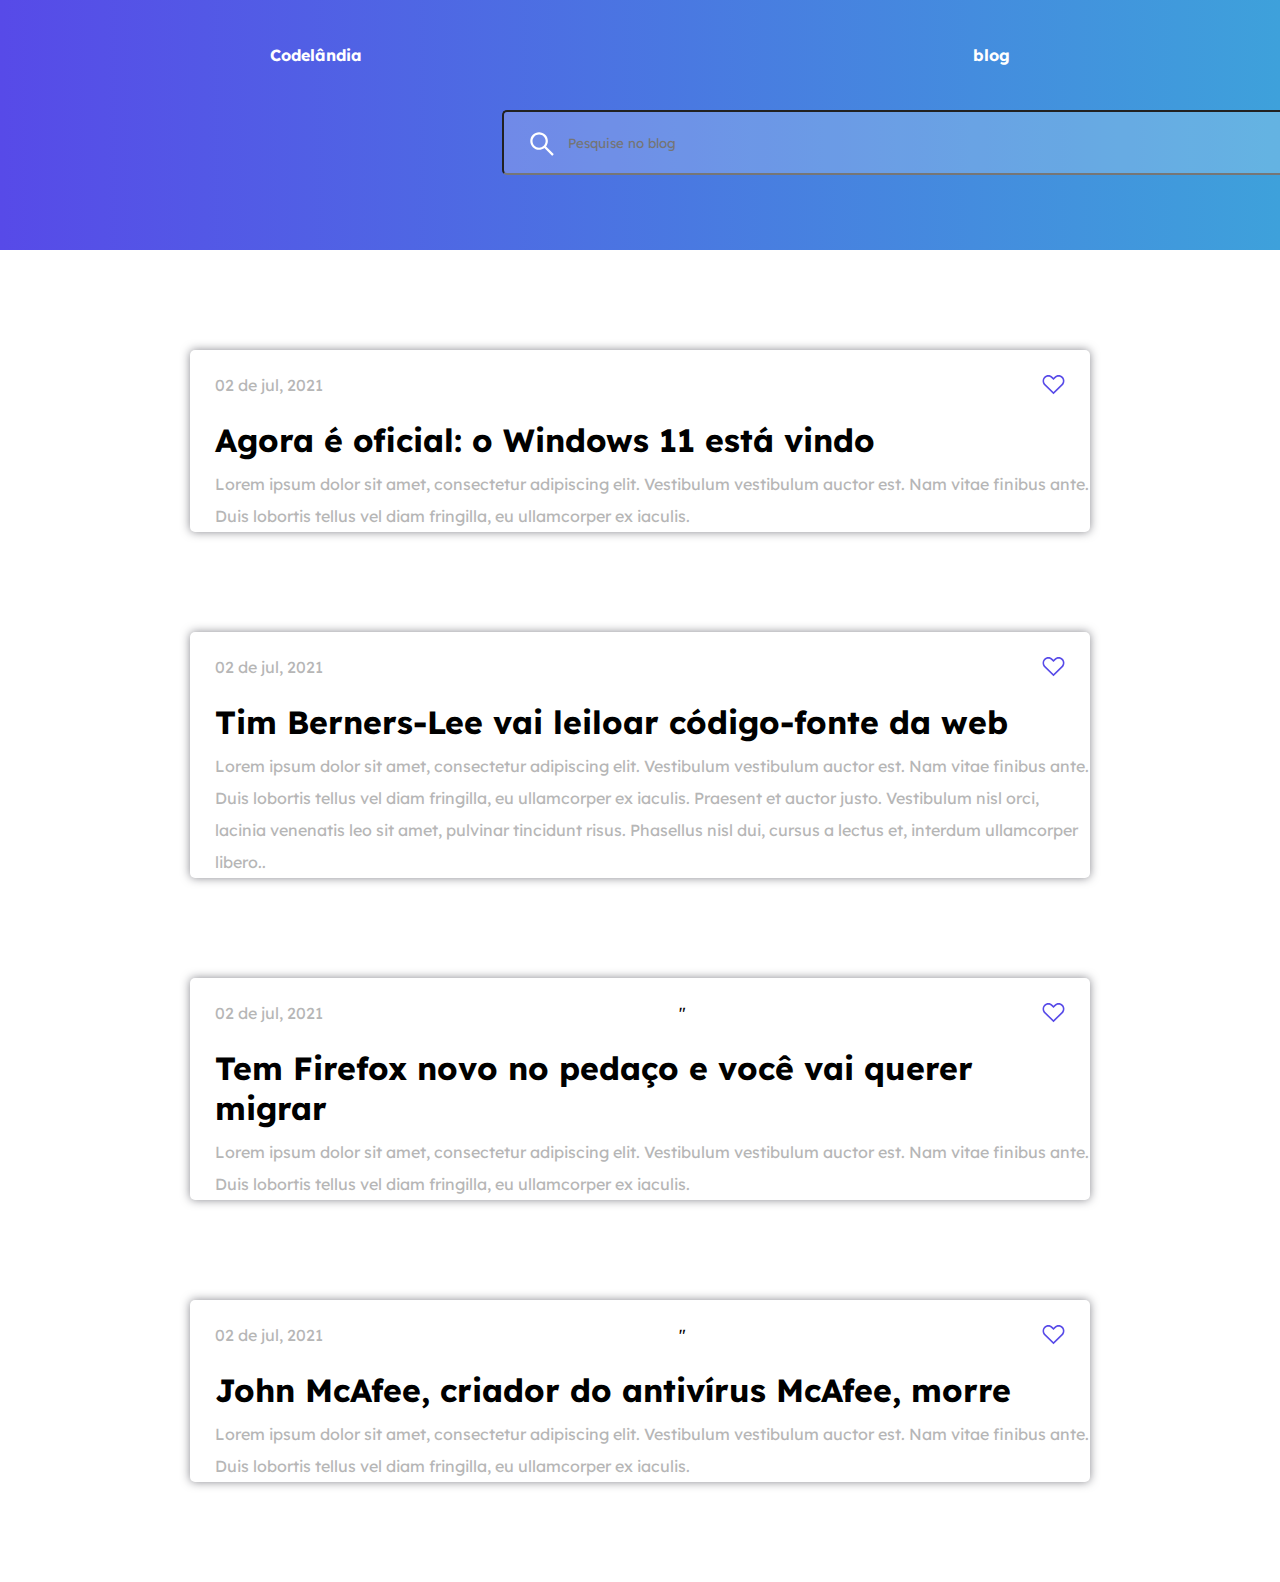
<file: index.html>
<!DOCTYPE html>
<html lang="en">

<head>
    <meta charset="UTF-8">
    <meta http-equiv="X-UA-Compatible" content="IE=edge">
    <meta name="viewport" content="width=device-width, initial-scale=1.0">
    <link rel="preconnect" href="https://fonts.googleapis.com">
    <link rel="preconnect" href="https://fonts.gstatic.com" crossorigin>
    <link
        href="https://fonts.googleapis.com/css2?family=Barlow+Condensed:wght@300;400;500&family=Lexend+Deca&display=swap"
        rel="stylesheet">
    <link rel="stylesheet" href="sytles.css">
    <title>Desafio 01 Yuri Code</title>
</head>

<header>
    <nav class="cabecalho container">
        <h4>Codelândia</h4>
        <h4>blog</h4>
    </nav>
    <div class="btn-buscar container">
        <input type="text" name="" id="txtbusca" placeholder="Pesquise no blog">
    </div>
    <div class="img-busca container">
        <img src="/img/search.svg" alt="search">
    </div>

</header>

<body>
    <section class="box-1">
        <div class="item-1">
            <div class="date">02 de jul, 2021</div>
            <img class="" src="/img/heart.svg" alt="coracao">
        </div>
        <div class="post">
            <h1>Agora é oficial: o Windows 11 está vindo</h1>
            <p>Lorem ipsum dolor sit amet, consectetur adipiscing elit. Vestibulum vestibulum auctor est. Nam vitae
                finibus ante. Duis lobortis tellus vel diam fringilla, eu ullamcorper ex iaculis.</p>
        </div>
        </div>
    </section>

    <section class="box-1">
        <div class="item-1">
            <div class="date"> 02 de jul, 2021 </div>
            <img class="" src="/img/heart.svg" alt="coracao">
        </div>
        <div class="post">
            <h1>Tim Berners-Lee vai leiloar código-fonte da web</h1>
            <p>Lorem ipsum dolor sit amet, consectetur adipiscing elit. Vestibulum vestibulum auctor est. Nam vitae
                finibus ante. Duis lobortis tellus vel diam fringilla, eu ullamcorper ex iaculis. Praesent et auctor
                justo. Vestibulum nisl orci, lacinia venenatis leo sit amet, pulvinar tincidunt risus. Phasellus nisl
                dui, cursus a lectus et, interdum ullamcorper libero..</p>
        </div>
        </div>
    </section>

    <section class="box-1">
        <div class="item-1">
            <div class="date"> 02 de jul, 2021
            </div>"
            <img class="" src="/img/heart.svg" alt="coracao">
        </div>
        <div class="post">
            <h1>Tem Firefox novo no pedaço e você vai querer migrar</h1>
            <p>Lorem ipsum dolor sit amet, consectetur adipiscing elit. Vestibulum vestibulum auctor est. Nam vitae
                finibus ante. Duis lobortis tellus vel diam fringilla, eu ullamcorper ex iaculis.</p>
        </div>
        </div>
    </section>

    <section class="box-1">
        <div class="item-1">
            <div class="date"> 02 de jul, 2021
            </div>"
            <img class="" src="/img/heart.svg" alt="coracao">
        </div>
        <div class="post-final">
            <h1>John McAfee, criador do antivírus McAfee, morre</h1>
            <p>Lorem ipsum dolor sit amet, consectetur adipiscing elit. Vestibulum vestibulum auctor est. Nam vitae
                finibus ante. Duis lobortis tellus vel diam fringilla, eu ullamcorper ex iaculis.</p>
            </p>
        </div>
        </div>
    </section>






</body>

</html>
</file>
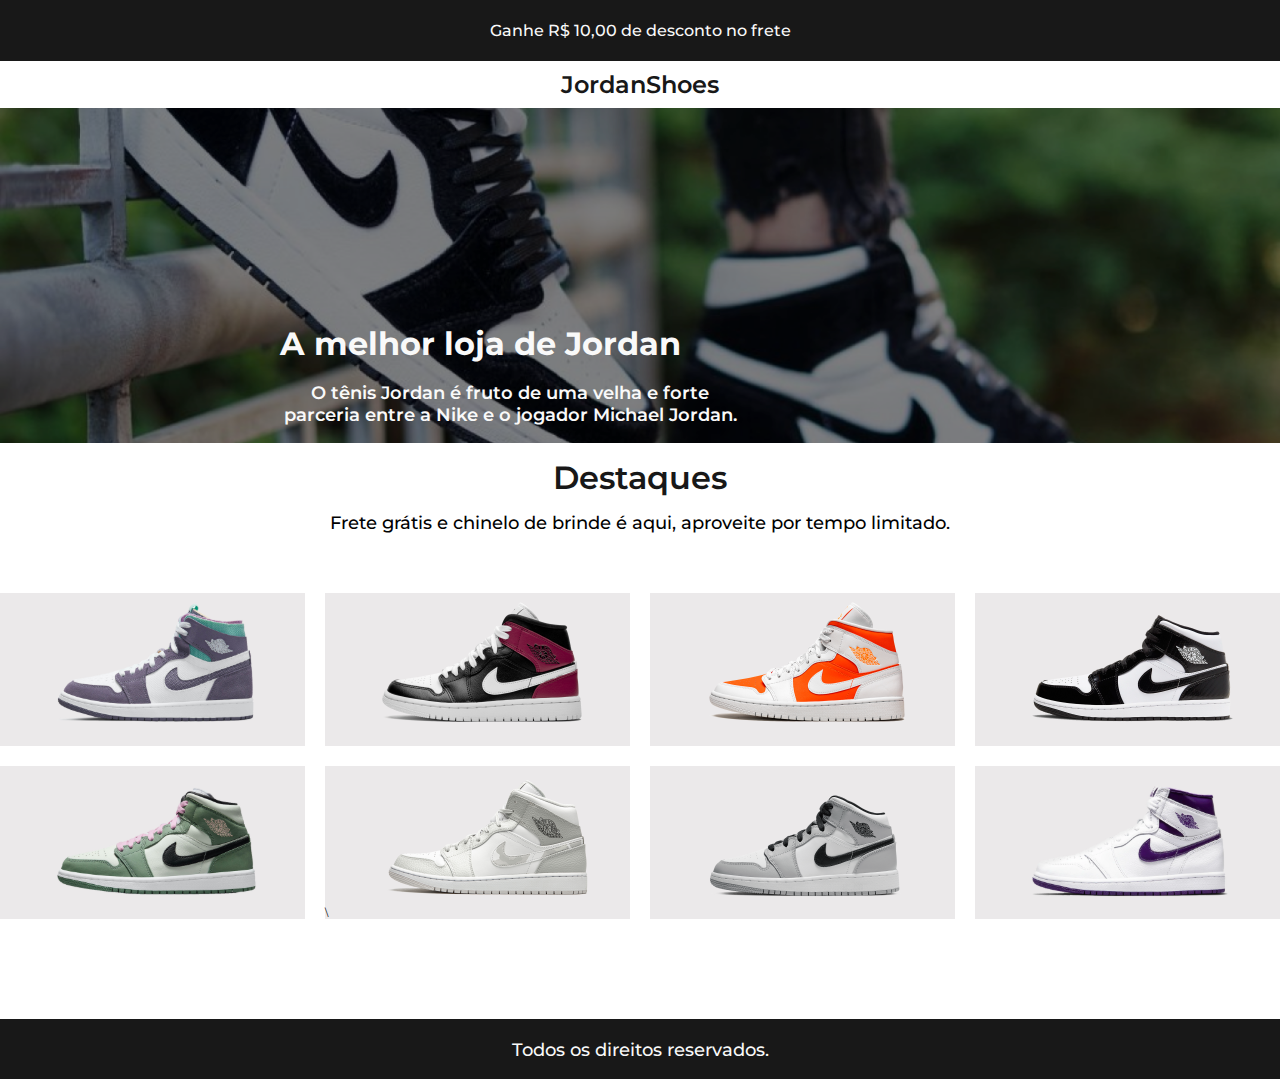
<file: Desafio02/index.html>
<!DOCTYPE html>
<html lang="en">

<head>
  <meta charset="UTF-8">
  <meta http-equiv="X-UA-Compatible" content="IE=edge">
  <meta name="viewport" content="width=device-width, initial-scale=1.0">
  <link rel="preconnect" href="https://fonts.googleapis.com">
  <link rel="preconnect" href="https://fonts.gstatic.com" crossorigin>
  <link href="https://fonts.googleapis.com/css2?family=Montserrat:wght@500;600&display=swap" rel="stylesheet">
  <link rel="stylesheet" href="/Desafio02/sytle.css">
  <title>Jordan Shoes</title>
</head>

<body>
  <header class="container">
    <p>Ganhe R$ 10,00 de desconto no frete</p>
  </header>
  <div class="container">
    <div class="home">
      <p>JordanShoes</p>
      <img src="/Desafio02/assets/Mask_Group.png" alt="banner-background">
    </div>
    <div class="home-text">
    <h1>A melhor loja de Jordan</h1>
    <p>O tênis Jordan é fruto de uma velha e forte parceria entre a Nike e o jogador Michael Jordan.</p>
  </div>
</div>
<section>
  <div class="container">
    <div class="text-highlights">
    <h2>Destaques</h2>
    <p>Frete grátis e chinelo de brinde é aqui, aproveite por tempo limitado.</p>
   </div>
  </div>
</section>
<section>
  <div class="container-product">
    <div class="grid-container">
      <div class="grid-item">
        <img src="/Desafio02/assets/air-jordan-1-high-zoom-cmft-tropical-twist-1-400.svg" alt="">
      </div>
      <div class="grid-item">
        <img src="/Desafio02/assets/air-jordan-1-mid-black-noble-red-w-1-1000.svg" alt="">
      </div>
      <div class="grid-item">
        <img src="/Desafio02/assets/air-jordan-1-mid-bright-citrus-1-1000 1.svg" alt="">
      </div>
      <div class="grid-item">
        <img src="/Desafio02/assets/air-jordan-1-mid-carbon-fiber-1-1000 1.svg" alt="">
      </div>
      <div class="grid-item">
        <img src="/Desafio02/assets/air-jordan-1-mid-dutch-green-1-400.svg" alt="">
      </div>
      <div class="grid-item">\
        <img src="/Desafio02/assets/air-jordan-1-mid-grey-camo-1-1000 1.svg" alt="">
      </div>
      <div class="grid-item">
        <img src="/Desafio02/assets/air-jordan-1-mid-light-smoke-grey-gs-1-1000.svg" alt="">
      </div>
      <div class="grid-item">
        <img src="/Desafio02/assets/air-jordan-1-retro-high-court-purple-w-1-400.svg" alt="">
      </div>
    </div>
  </div>
</section>
<footer>
  <p>Todos os direitos reservados.</p>
</footer>
</body>

</html>
</file>
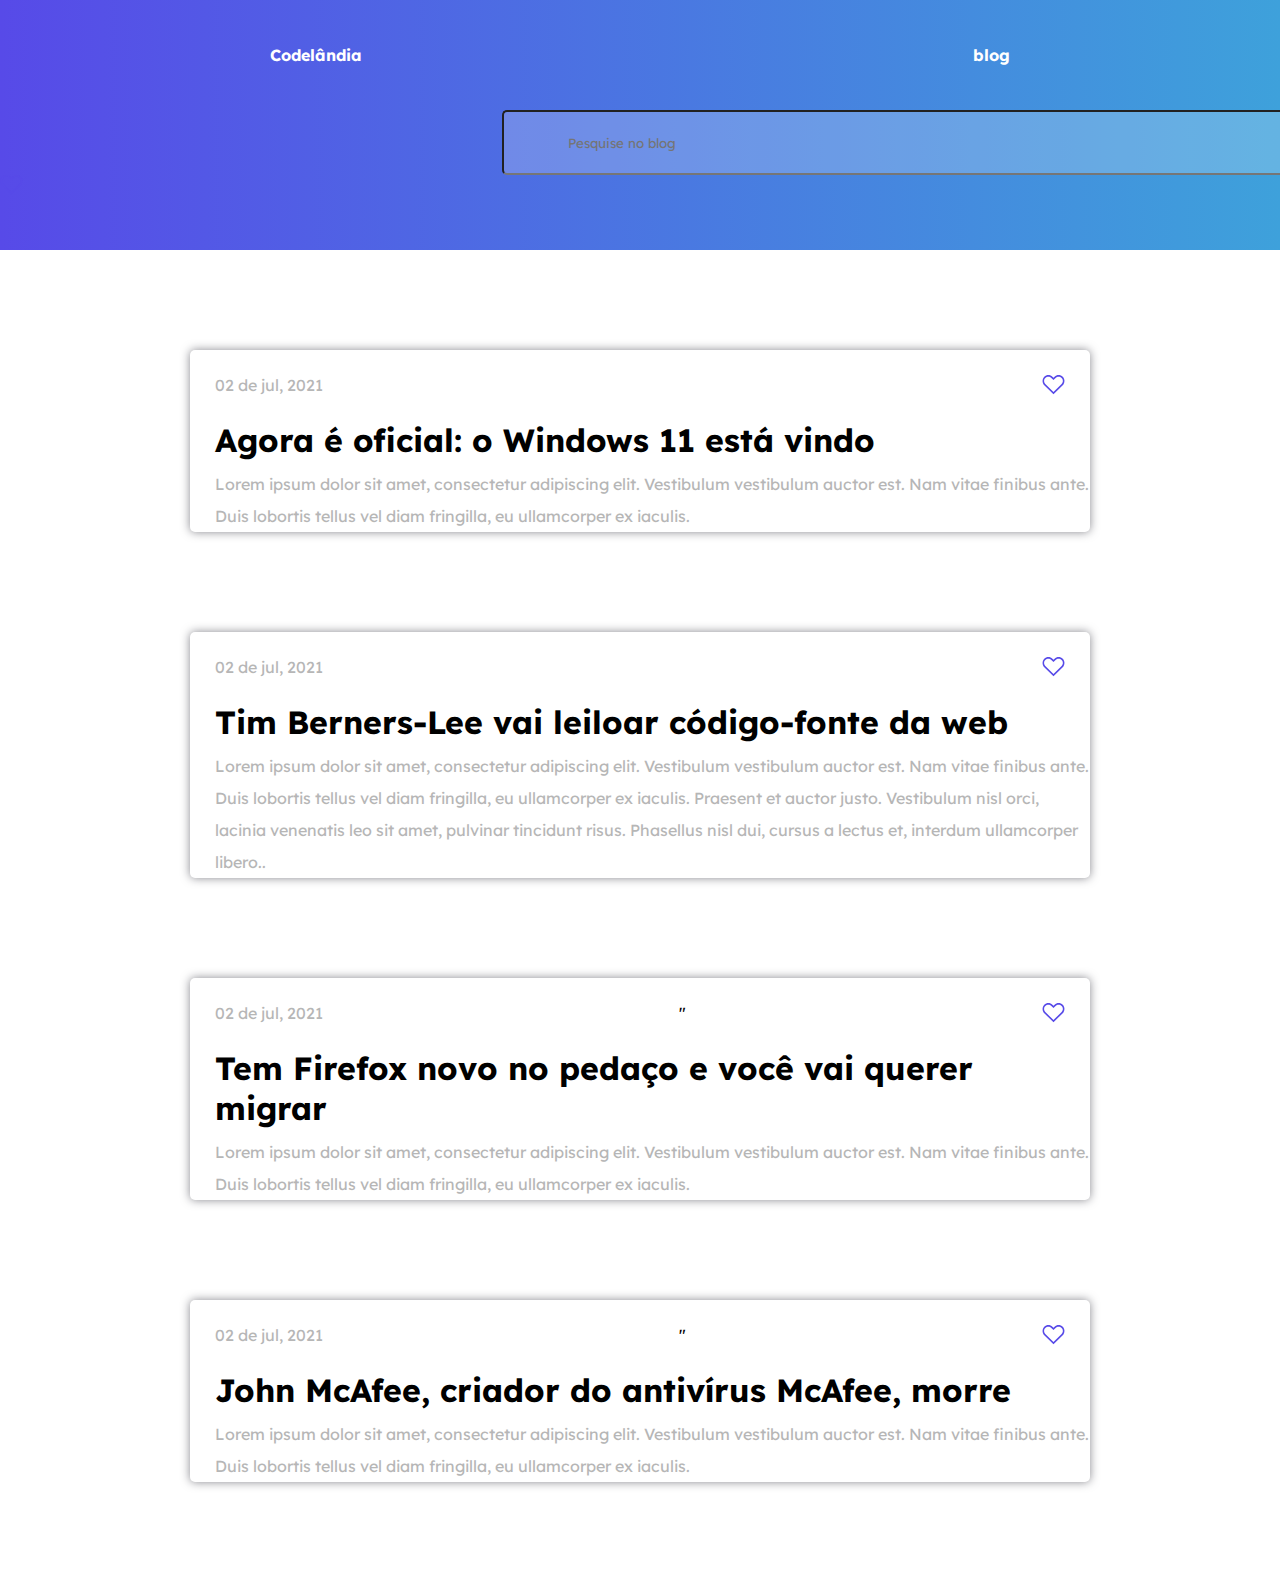
<file: Desafio1/index.html>
<!DOCTYPE html>
<html lang="en">

<head>
    <meta charset="UTF-8">
    <meta http-equiv="X-UA-Compatible" content="IE=edge">
    <meta name="viewport" content="width=device-width, initial-scale=1.0">
    <link rel="preconnect" href="https://fonts.googleapis.com">
    <link rel="preconnect" href="https://fonts.gstatic.com" crossorigin>
    <link
        href="https://fonts.googleapis.com/css2?family=Barlow+Condensed:wght@300;400;500&family=Lexend+Deca&display=swap"
        rel="stylesheet">
    <link rel="stylesheet" href="sytles.css">
    <title>Desafio 01 Yuri Code</title>
</head>

<header>
    <nav class="cabecalho container">
        <h4>Codelândia</h4>
        <h4>blog</h4>
    </nav>
    <div class="btn-buscar container">
        <input type="text" name="" id="txtbusca" placeholder="Pesquise no blog">
    </div>
    <div class="img-busca container">
        <svg width="23" height="20" viewBox="0 0 23 20" fill="black"  xmlns="http://www.w3.org/2000/svg">
            <path d="M22.25 4.46875C22.1239 3.9753 21.9293 3.50194 21.6718 3.0625C21.4245 2.60536 21.1083 2.18902 20.7343 1.82812C20.1921 1.28771 19.55 0.857859 18.8437 0.562499C17.4221 -0.020955 15.8278 -0.020955 14.4062 0.562499C13.7386 0.845059 13.1253 1.2416 12.5937 1.73437L12.5156 1.82812L11.5 2.84375L10.4843 1.82812L10.4062 1.73437C9.87456 1.2416 9.26125 0.845059 8.5937 0.562499C7.17207 -0.020955 5.57783 -0.020955 4.1562 0.562499C3.44992 0.857859 2.80781 1.28771 2.26558 1.82812C1.52396 2.54973 0.998968 3.4644 0.749951 4.46875C0.617474 4.97878 0.554405 5.50435 0.562451 6.03125C0.562451 6.52656 0.624951 7.02031 0.749951 7.5C0.880941 7.98444 1.0698 8.45135 1.31245 8.89062C1.57451 9.3422 1.89498 9.75724 2.26558 10.125L11.5 19.3594L20.7343 10.125C21.1046 9.76094 21.4218 9.34375 21.6718 8.89062C22.1793 8.0236 22.4438 7.03585 22.4375 6.03125C22.4456 5.50435 22.3825 4.97877 22.25 4.46875ZM20.6875 7.01562C20.5003 7.72956 20.1285 8.38163 19.6093 8.90625L11.4687 17.0312L3.32808 8.90625C3.0628 8.63909 2.83185 8.33991 2.64058 8.01562C2.46059 7.69481 2.31899 7.35392 2.2187 7C2.13864 6.64612 2.09673 6.28468 2.0937 5.92187C2.09582 5.54869 2.13772 5.1768 2.2187 4.8125C2.31605 4.45756 2.45779 4.11632 2.64058 3.79687C2.82808 3.46875 3.05933 3.17187 3.32808 2.90625C3.72948 2.51022 4.20104 2.19232 4.7187 1.96875C5.76185 1.55144 6.92555 1.55144 7.9687 1.96875C8.48433 2.18281 8.94995 2.49687 9.3437 2.89062L11.4687 5.03125L13.5937 2.89062C13.9872 2.49618 14.4544 2.18294 14.9687 1.96875C16.0118 1.55144 17.1756 1.55144 18.2187 1.96875C18.7359 2.19219 19.2078 2.51094 19.6093 2.90625C19.8812 3.16406 20.1093 3.46406 20.2812 3.79687C20.6431 4.4351 20.8316 5.15694 20.8281 5.89062C20.8493 6.26816 20.8178 6.64681 20.7343 7.01562H20.6875Z" fill="#574AE8"/>
            </svg>
    </div>

</header>

<body>
    <section class="box-1">
        <div class="item-1">
            <div class="date">02 de jul, 2021</div>
            <img class="" src="/Desafio1/img/heart.svg" alt="coracao">
        </div>
        <div class="post">
            <h1>Agora é oficial: o Windows 11 está vindo</h1>
            <p>Lorem ipsum dolor sit amet, consectetur adipiscing elit. Vestibulum vestibulum auctor est. Nam vitae
                finibus ante. Duis lobortis tellus vel diam fringilla, eu ullamcorper ex iaculis.</p>
        </div>
        </div>
    </section>

    <section class="box-1">
        <div class="item-1">
            <div class="date"> 02 de jul, 2021 </div>
            <img class="" src="/Desafio1/img/heart.svg" alt="coracao">
        </div>
        <div class="post">
            <h1>Tim Berners-Lee vai leiloar código-fonte da web</h1>
            <p>Lorem ipsum dolor sit amet, consectetur adipiscing elit. Vestibulum vestibulum auctor est. Nam vitae
                finibus ante. Duis lobortis tellus vel diam fringilla, eu ullamcorper ex iaculis. Praesent et auctor
                justo. Vestibulum nisl orci, lacinia venenatis leo sit amet, pulvinar tincidunt risus. Phasellus nisl
                dui, cursus a lectus et, interdum ullamcorper libero..</p>
        </div>
        </div>
    </section>

    <section class="box-1">
        <div class="item-1">
            <div class="date"> 02 de jul, 2021
            </div>"
            <img class="" src="/Desafio1/img/heart.svg" alt="coracao">
        </div>
        <div class="post">
            <h1>Tem Firefox novo no pedaço e você vai querer migrar</h1>
            <p>Lorem ipsum dolor sit amet, consectetur adipiscing elit. Vestibulum vestibulum auctor est. Nam vitae
                finibus ante. Duis lobortis tellus vel diam fringilla, eu ullamcorper ex iaculis.</p>
        </div>
        </div>
    </section>

    <section class="box-1">
        <div class="item-1">
            <div class="date"> 02 de jul, 2021
            </div>"
            <img class="" src="/Desafio1/img/heart.svg"  alt="coracao">
        </div>
        <div class="post-final">
            <h1>John McAfee, criador do antivírus McAfee, morre</h1>
            <p>Lorem ipsum dolor sit amet, consectetur adipiscing elit. Vestibulum vestibulum auctor est. Nam vitae
                finibus ante. Duis lobortis tellus vel diam fringilla, eu ullamcorper ex iaculis.</p>
            </p>
        </div>
        </div>
    </section>






</body>

</html>
</file>
<file: sytles.css>
:root {
  --blue: #3ea1db;
  --blue-dark: #574ae8;
  --white: #fff;
  --title: #313131;
  --text: #b6b6b6;
  --linear: linear-gradient(90deg, #574ae8 0%, #3ea1db 100%);
}

* {
  box-sizing: border-box;
  padding: 0;
  margin: 0;
  font-family: "Barlow Condensed", sans-serif;
  font-family: "Lexend Deca", sans-serif;
}


header {
  height: 250px;
  background: var(--linear) ;
}

.container { 
   max-width: 1440px;
}


.cabecalho {
  display: flex;
  justify-content: space-between;
  padding: 40px 270px;
  color: var(--white);
  size: 24px;
  line-height: 30px;
  margin: 0 auto;
}

.btn-buscar input {
  width: 900px;
  height: 65px;
  margin-left: 502px;
  background-color: rgba(255, 255, 255, 0.2);
  border-radius: 5px;
  padding-left: 64px;
  color: var(--white);
  size: 18px;
 

}

.img-busca img {
  position: absolute;
  margin-left: 530px;
  margin-top: -43px;
}

.box-1 {
  width: 900px;
  left: 270px;
  top: 350px;
  background: #ffffff;
  box-shadow: 0px 0px 10px rgba(19, 19, 31, 0.5);
  border-radius: 5px;
}

.box-1 {
  margin: 0 auto;
  margin-top: 100px;
}

.date,
.post p {
  color: var(--text);
}

.h1 {
  color: var(--title);
}

.item-1 {
  display: flex;
  justify-content: space-between;
  padding: 25px;
}

.post h1 {
  margin-left: 25px;
}

.post p {
  margin-top: 8px;
  margin-left: 25px;
  line-height: 32px;
  size: 18px;
}


.post-final h1 {
  margin-left: 25px;
}

.post-final p {
  margin-top: 8px;
  margin-left: 25px;
  line-height: 32px;
  size: 18px;
  color: var(--text);
  margin-bottom: 100px;
}
</file>
<file: Desafio02/sytle.css>
:root {
  --color-white:#F9F9F9;
  --color-white-200:#EBE9EA;
  --color-gray:#474747;
  --color-black-light:#181818;
  --color-background:#0C0C0C;

}

* {
margin: 0;
padding: 0;
box-sizing: border-box;
}

body {
 font-family: 'Montserrat', sans-serif;
} 

html {
   font-size: 62.5%; 
}

img {
  width: 100%;
}


header {
  text-align: center;
  padding: 15px;
  font-weight: 500;
  font-size: 1.6rem;
  line-height: 31px;
  color: var(--color-white);
  background-color: var(--color-black-light);
}

.container-product {
  max-width: 1440px;
  margin: 0 auto;
}


.home {
  text-align: center;
  font-size: 2.4rem;
  font-weight: 600;
  line-height: 47px;
  color: var(--color-black-light);
}

.home {
  position: relative;
}

.home img {
  filter:brightness(50%)
}

.home-text {
  position: absolute;
  top:  324px;
  left: 280px;
}

.home-text h1 {
 font-size: 3.2rem;
 font-weight: 700;
 color: var(--color-white);
}

.home-text p {
  margin-top: 19px;
  font-size: 1.8rem;
  font-weight: 600;
  color: var(--color-white);
  max-width: 460px;
}

.text-highlights h2 , p {
  text-align:center;  
}

.text-highlights h2 {
  font-size: 3.2rem;
  font-weight: 600;
  color: var(--color-black-light);
}

.text-highlights p {
  margin-top: 15px;
  margin-bottom: 59px;
  font-size: 1.8rem;
  font-weight: 500;
}

.grid-container  {
    display: grid;
    grid-template-columns: repeat(4, 2fr);
    gap: 20px;
}

.grid-item {
  background-color: var(--color-white-200);
}

.grid-item img {
  margin-left: 30px;
  width:250px;
  height: 150px;
}

footer p {
  height: 60px;
  text-align: center;
  padding: 20px;
  font-size: 1.8rem;
  font-weight:500;
  margin-top:100px;
  color: var(--color-white);
  background: var(--color-black-light)
}
</file>
<file: Desafio1/sytles.css>
:root {
  --blue: #3ea1db;
  --blue-dark: #574ae8;
  --white: #fff;
  --title: #313131;
  --text: #b6b6b6;
  --linear: linear-gradient(90deg, #574ae8 0%, #3ea1db 100%);
}

* {
  box-sizing: border-box;
  padding: 0;
  margin: 0;
  font-family: "Barlow Condensed", sans-serif;
  font-family: "Lexend Deca", sans-serif;
}


header {
  height: 250px;
  background: var(--linear) ;
}

.container { 
   max-width: 1440px;
}


.cabecalho {
  display: flex;
  justify-content: space-between;
  padding: 40px 270px;
  color: var(--white);
  size: 24px;
  line-height: 30px;
  margin: 0 auto;
}

.btn-buscar input {
  width: 900px;
  height: 65px;
  margin-left: 502px;
  background-color: rgba(255, 255, 255, 0.2);
  border-radius: 5px;
  padding-left: 64px;
  color: var(--white);
  size: 18px;
 

}

.img-busca img {
  position: absolute;
  margin-left: 530px;
  margin-top: -43px;
}

.box-1 {
  width: 900px;
  left: 270px;
  top: 350px;
  background: #ffffff;
  box-shadow: 0px 0px 10px rgba(19, 19, 31, 0.5);
  border-radius: 5px;
}

.box-1 {
  margin: 0 auto;
  margin-top: 100px;
}

.date,
.post p {
  color: var(--text);
}

.h1 {
  color: var(--title);
}

.item-1 {
  display: flex;
  justify-content: space-between;
  padding: 25px;
}

.post h1 {
  margin-left: 25px;
}

.post p {
  margin-top: 8px;
  margin-left: 25px;
  line-height: 32px;
  size: 18px;
}


.post-final h1 {
  margin-left: 25px;
}

.post-final p {
  margin-top: 8px;
  margin-left: 25px;
  line-height: 32px;
  size: 18px;
  color: var(--text);
  margin-bottom: 100px;
}
</file>
